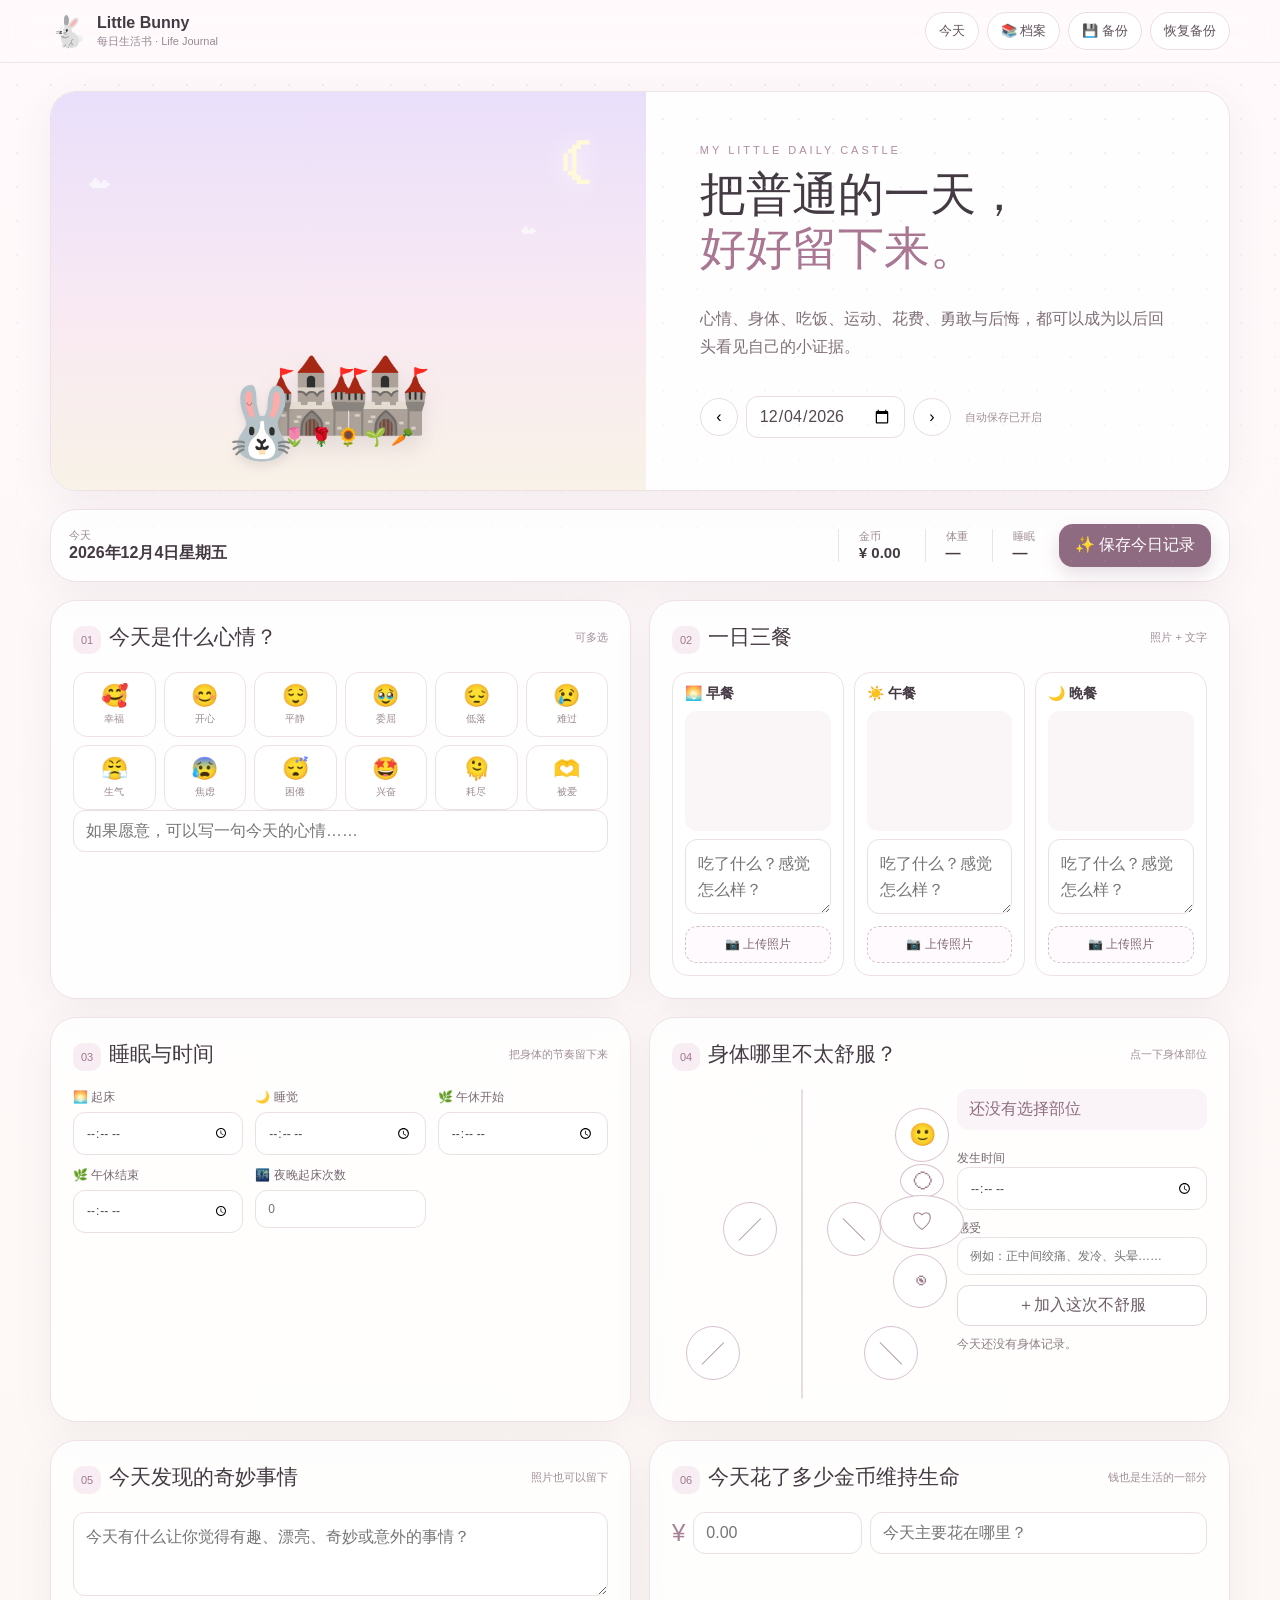
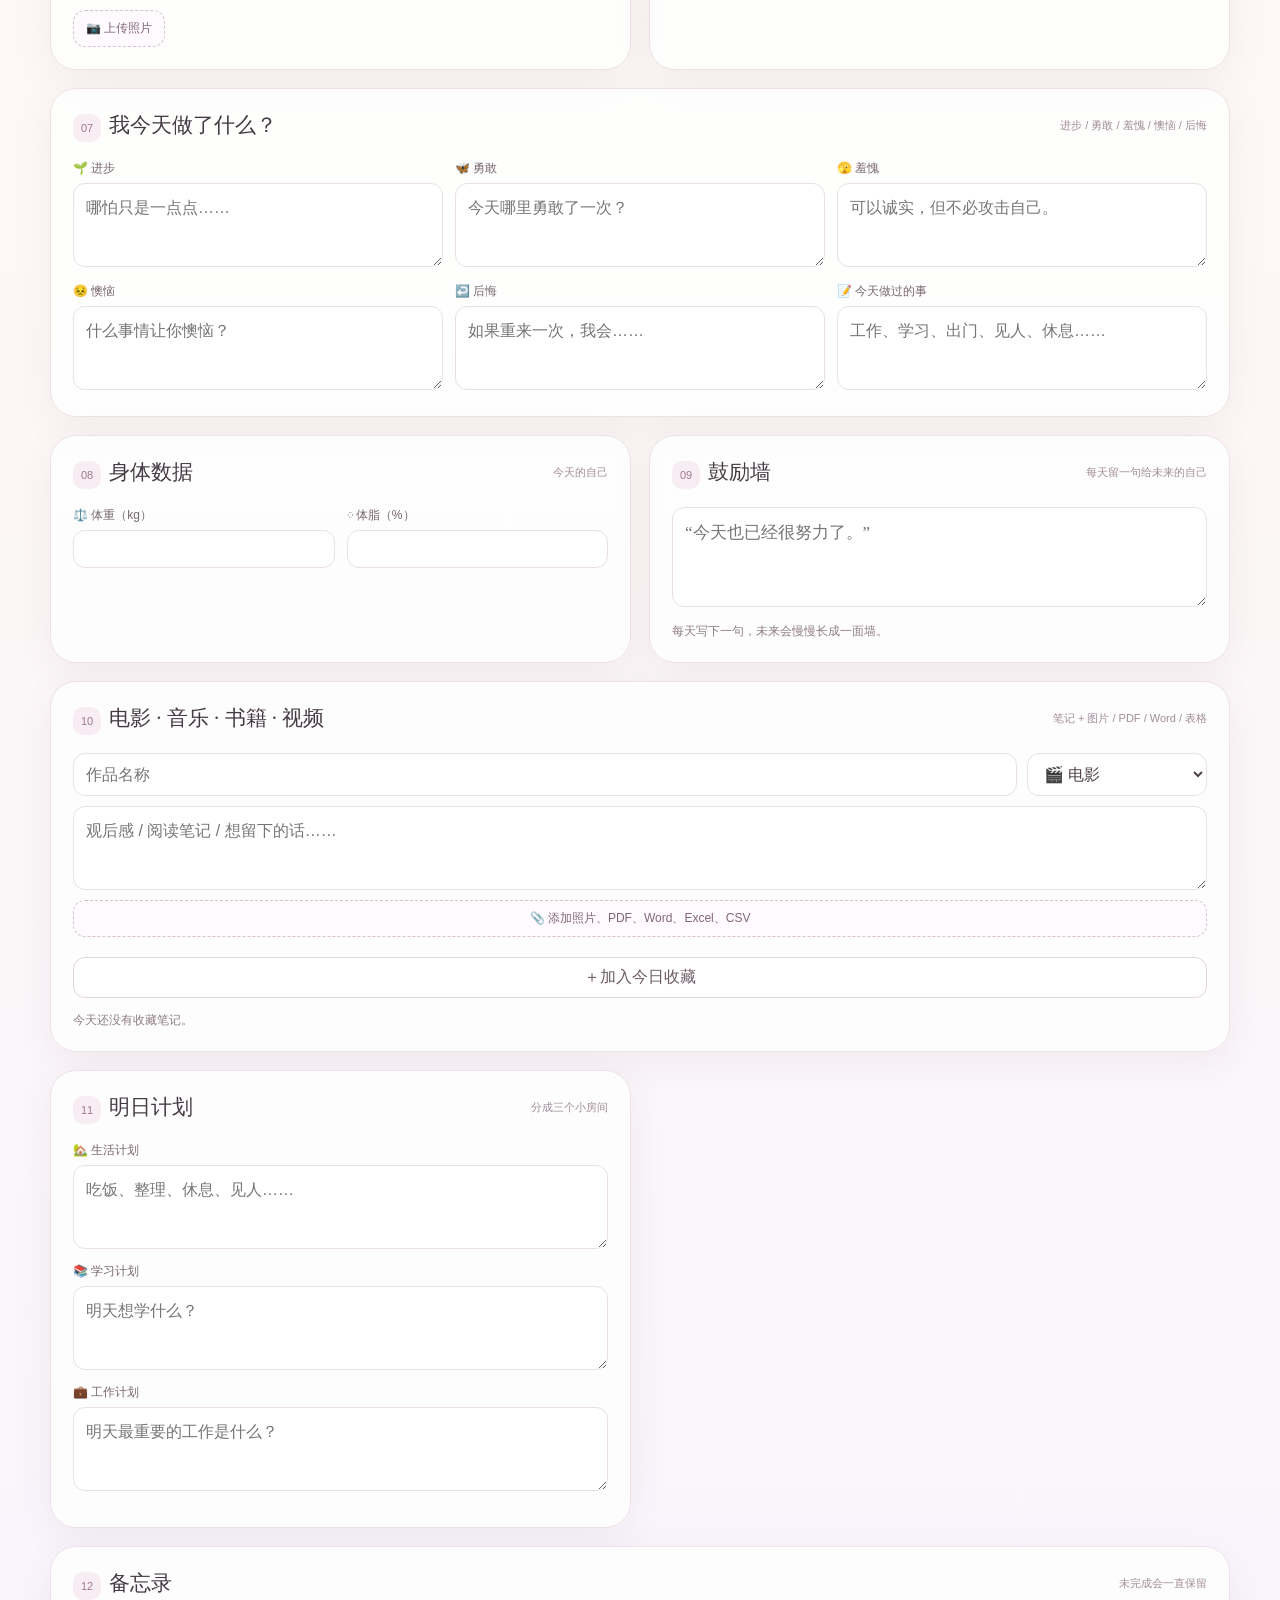
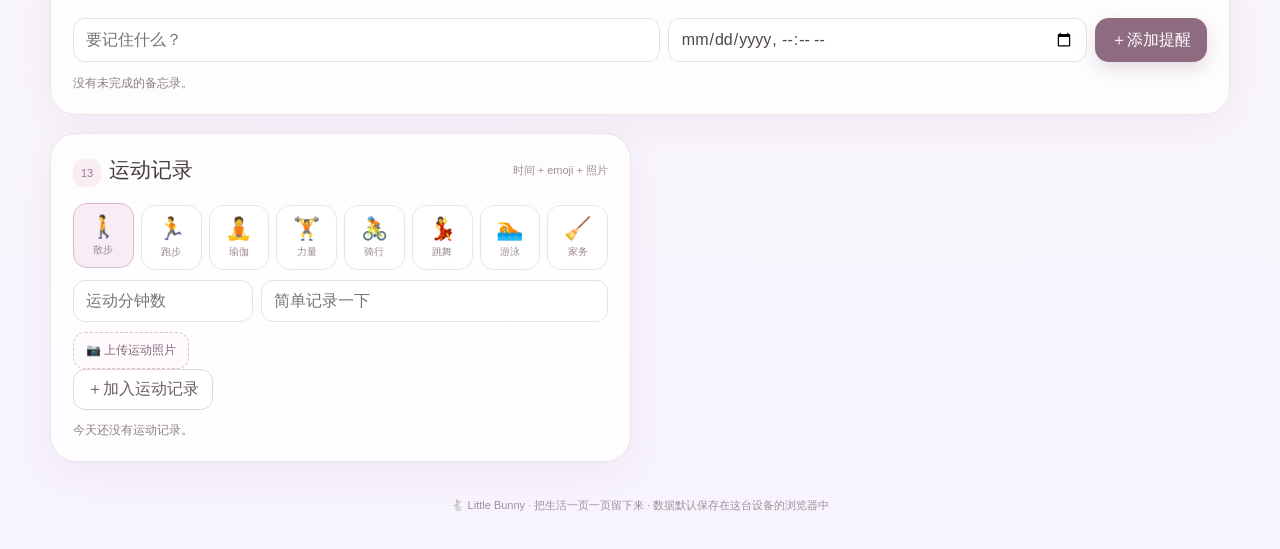
<file: index.html>
<!doctype html>
<html lang="zh-CN">
<head>
  <meta charset="utf-8">
  <meta name="viewport" content="width=device-width,initial-scale=1,viewport-fit=cover">
  <meta name="theme-color" content="#fff9fb">
  <meta name="description" content="Little Bunny · 每日生活记录与成长档案">
  <title>Little Bunny · 每日生活书</title>
  <link rel="stylesheet" href="style.css">
</head>
<body>
  <div class="stars" aria-hidden="true"></div>
  <header class="topbar">
    <div class="brand"><span class="brand-bunny">🐇</span><div><strong>Little Bunny</strong><small>每日生活书 · Life Journal</small></div></div>
    <div class="top-actions">
      <button id="todayBtn" class="soft-btn">今天</button>
      <button id="archiveBtn" class="soft-btn">📚 档案</button>
      <button id="backupBtn" class="soft-btn">💾 备份</button>
      <label class="soft-btn file-btn">恢复备份<input id="restoreInput" type="file" accept=".json" hidden></label>
    </div>
  </header>

  <main>
    <section class="hero card">
      <div class="castle-scene">
        <div class="moon">☾</div>
        <div class="cloud c1">☁</div><div class="cloud c2">☁</div>
        <div class="castle">
          <div class="tower t1">🏰</div><div class="tower t2">🏰</div>
          <div class="garden">🌷 🌹 🌻 🌱 🥕</div>
        </div>
        <div class="bunny"><span>◡</span><i>🐰</i></div>
      </div>
      <div class="hero-copy">
        <div class="eyebrow">MY LITTLE DAILY CASTLE</div>
        <h1>把普通的一天，<br><em>好好留下来。</em></h1>
        <p>心情、身体、吃饭、运动、花费、勇敢与后悔，都可以成为以后回头看见自己的小证据。</p>
        <div class="date-nav">
          <button id="prevDay">‹</button><input id="datePicker" type="date"><button id="nextDay">›</button>
          <span id="saveState" class="save-state">自动保存已开启</span>
        </div>
      </div>
    </section>

    <section class="quick card">
      <div><span class="q-label">今天</span><strong id="dateText"></strong></div>
      <div class="quick-stat"><span>金币</span><b id="coinSummary">¥ 0</b></div>
      <div class="quick-stat"><span>体重</span><b id="weightSummary">—</b></div>
      <div class="quick-stat"><span>睡眠</span><b id="sleepSummary">—</b></div>
      <button id="saveBtn" class="primary">✨ 保存今日记录</button>
    </section>

    <div id="journal" class="grid">

      <section class="card section">
        <div class="section-head"><div><span class="num">01</span><h2>今天是什么心情？</h2></div><span>可多选</span></div>
        <div id="moodGrid" class="emoji-grid">
          <button data-mood="🥰">🥰<small>幸福</small></button><button data-mood="😊">😊<small>开心</small></button>
          <button data-mood="😌">😌<small>平静</small></button><button data-mood="🥹">🥹<small>委屈</small></button>
          <button data-mood="😔">😔<small>低落</small></button><button data-mood="😢">😢<small>难过</small></button>
          <button data-mood="😤">😤<small>生气</small></button><button data-mood="😰">😰<small>焦虑</small></button>
          <button data-mood="😴">😴<small>困倦</small></button><button data-mood="🤩">🤩<small>兴奋</small></button>
          <button data-mood="🫠">🫠<small>耗尽</small></button><button data-mood="🫶">🫶<small>被爱</small></button>
        </div>
        <input id="moodNote" class="input" placeholder="如果愿意，可以写一句今天的心情……">
      </section>

      <section class="card section">
        <div class="section-head"><div><span class="num">02</span><h2>一日三餐</h2></div><span>照片 + 文字</span></div>
        <div id="mealCards" class="meal-grid"></div>
      </section>

      <section class="card section">
        <div class="section-head"><div><span class="num">03</span><h2>睡眠与时间</h2></div><span>把身体的节奏留下来</span></div>
        <div class="time-grid">
          <label>🌅 起床<input id="wakeTime" type="time"></label>
          <label>🌙 睡觉<input id="sleepTime" type="time"></label>
          <label>🌿 午休开始<input id="napStart" type="time"></label>
          <label>🌿 午休结束<input id="napEnd" type="time"></label>
          <label>🌃 夜晚起床次数<input id="nightWake" type="number" min="0" step="1" placeholder="0"></label>
        </div>
      </section>

      <section class="card section">
        <div class="section-head"><div><span class="num">04</span><h2>身体哪里不太舒服？</h2></div><span>点一下身体部位</span></div>
        <div class="body-log">
          <div class="body-map" id="bodyMap">
            <button data-part="头/脸" class="head">🙂</button><button data-part="喉咙" class="throat">◯</button>
            <button data-part="胸口" class="chest">♡</button><button data-part="左臂" class="arm la">╲</button>
            <button data-part="右臂" class="arm ra">╱</button><button data-part="腹部" class="belly">◉</button>
            <button data-part="左腿" class="leg ll">╲</button><button data-part="右腿" class="leg rl">╱</button>
          </div>
          <div class="body-form">
            <div class="selected-part" id="selectedPart">还没有选择部位</div>
            <label>发生时间<input id="bodyTime" type="time"></label>
            <label>感受<input id="bodyText" class="input" placeholder="例如：正中间绞痛、发冷、头晕……"></label>
            <button id="addBodyLog" class="secondary">＋加入这次不舒服</button>
            <div id="bodyLogs" class="log-list"></div>
          </div>
        </div>
      </section>

      <section class="card section">
        <div class="section-head"><div><span class="num">05</span><h2>今天发现的奇妙事情</h2></div><span>照片也可以留下</span></div>
        <textarea id="wonderText" class="textarea" placeholder="今天有什么让你觉得有趣、漂亮、奇妙或意外的事情？"></textarea>
        <div class="upload-row"><label class="upload"><span>📷 上传照片</span><input id="wonderFiles" type="file" accept="image/*" multiple hidden></label><div id="wonderPreview" class="thumbs"></div></div>
      </section>

      <section class="card section">
        <div class="section-head"><div><span class="num">06</span><h2>今天花了多少金币维持生命</h2></div><span>钱也是生活的一部分</span></div>
        <div class="money-row"><span>¥</span><input id="money" type="number" min="0" step="0.01" placeholder="0.00"><input id="moneyNote" class="input" placeholder="今天主要花在哪里？"></div>
      </section>

      <section class="card section wide">
        <div class="section-head"><div><span class="num">07</span><h2>我今天做了什么？</h2></div><span>进步 / 勇敢 / 羞愧 / 懊恼 / 后悔</span></div>
        <div class="reflection-grid">
          <label><span>🌱 进步</span><textarea id="progress" class="textarea" placeholder="哪怕只是一点点……"></textarea></label>
          <label><span>🦋 勇敢</span><textarea id="brave" class="textarea" placeholder="今天哪里勇敢了一次？"></textarea></label>
          <label><span>🫣 羞愧</span><textarea id="ashamed" class="textarea" placeholder="可以诚实，但不必攻击自己。"></textarea></label>
          <label><span>😣 懊恼</span><textarea id="annoyed" class="textarea" placeholder="什么事情让你懊恼？"></textarea></label>
          <label><span>↩️ 后悔</span><textarea id="regret" class="textarea" placeholder="如果重来一次，我会……"></textarea></label>
          <label><span>📝 今天做过的事</span><textarea id="doneThings" class="textarea" placeholder="工作、学习、出门、见人、休息……"></textarea></label>
        </div>
      </section>

      <section class="card section">
        <div class="section-head"><div><span class="num">08</span><h2>身体数据</h2></div><span>今天的自己</span></div>
        <div class="metrics"><label>⚖️ 体重（kg）<input id="weight" type="number" step="0.1" min="0"></label><label>◌ 体脂（%）<input id="bodyFat" type="number" step="0.1" min="0"></label></div>
      </section>

      <section class="card section">
        <div class="section-head"><div><span class="num">09</span><h2>鼓励墙</h2></div><span>每天留一句给未来的自己</span></div>
        <textarea id="encouragement" class="textarea quote" placeholder="“今天也已经很努力了。”"></textarea>
        <div id="quoteHistory" class="quote-history"></div>
      </section>

      <section class="card section wide">
        <div class="section-head"><div><span class="num">10</span><h2>电影 · 音乐 · 书籍 · 视频</h2></div><span>笔记 + 图片 / PDF / Word / 表格</span></div>
        <div class="media-form">
          <input id="mediaTitle" class="input" placeholder="作品名称">
          <select id="mediaType" class="input"><option>🎬 电影</option><option>🎵 音乐</option><option>📖 书籍</option><option>🎥 视频</option></select>
          <textarea id="mediaNote" class="textarea" placeholder="观后感 / 阅读笔记 / 想留下的话……"></textarea>
          <label class="upload"><span>📎 添加照片、PDF、Word、Excel、CSV</span><input id="mediaFiles" type="file" accept="image/*,.pdf,.doc,.docx,.xls,.xlsx,.csv" multiple hidden></label>
          <div id="mediaSelected" class="file-list"></div>
          <button id="addMedia" class="secondary">＋加入今日收藏</button>
        </div>
        <div id="mediaList" class="media-list"></div>
      </section>

      <section class="card section">
        <div class="section-head"><div><span class="num">11</span><h2>明日计划</h2></div><span>分成三个小房间</span></div>
        <label class="plan"><span>🏡 生活计划</span><textarea id="planLife" class="textarea" placeholder="吃饭、整理、休息、见人……"></textarea></label>
        <label class="plan"><span>📚 学习计划</span><textarea id="planStudy" class="textarea" placeholder="明天想学什么？"></textarea></label>
        <label class="plan"><span>💼 工作计划</span><textarea id="planWork" class="textarea" placeholder="明天最重要的工作是什么？"></textarea></label>
      </section>

      <section class="card section wide">
        <div class="section-head"><div><span class="num">12</span><h2>备忘录</h2></div><span>未完成会一直保留</span></div>
        <div class="memo-form">
          <input id="memoText" class="input" placeholder="要记住什么？">
          <input id="memoTime" type="datetime-local" class="input">
          <button id="addMemo" class="primary">＋添加提醒</button>
        </div>
        <div id="memoList" class="memo-list"></div>
      </section>

      <section class="card section">
        <div class="section-head"><div><span class="num">13</span><h2>运动记录</h2></div><span>时间 + emoji + 照片</span></div>
        <div class="exercise-form">
          <div class="exercise-types" id="exerciseTypes">
            <button data-ex="🚶">🚶<small>散步</small></button><button data-ex="🏃">🏃<small>跑步</small></button>
            <button data-ex="🧘">🧘<small>瑜伽</small></button><button data-ex="🏋️">🏋️<small>力量</small></button>
            <button data-ex="🚴">🚴<small>骑行</small></button><button data-ex="💃">💃<small>跳舞</small></button>
            <button data-ex="🏊">🏊<small>游泳</small></button><button data-ex="🧹">🧹<small>家务</small></button>
          </div>
          <div class="two-col"><input id="exerciseMinutes" type="number" min="1" placeholder="运动分钟数"><input id="exerciseText" class="input" placeholder="简单记录一下"></div>
          <label class="upload"><span>📷 上传运动照片</span><input id="exerciseFiles" type="file" accept="image/*" multiple hidden></label>
          <div id="exercisePreview" class="thumbs"></div>
          <button id="addExercise" class="secondary">＋加入运动记录</button>
        </div>
        <div id="exerciseList" class="exercise-list"></div>
      </section>
    </div>

    <section id="archivePanel" class="card archive-panel hidden">
      <div class="section-head"><div><span class="num">∞</span><h2>生活档案</h2></div><button id="closeArchive" class="soft-btn">关闭</button></div>
      <p class="muted">每一天都独立保存。点击日期可以回看；备份功能可把资料带到另一台设备。</p>
      <div id="archiveList" class="archive-list"></div>
    </section>

    <div id="reminderToast" class="reminder hidden">
      <div>🔔</div><div><strong id="reminderTitle">提醒</strong><p id="reminderBody"></p></div><button id="dismissReminder">知道了</button>
    </div>
  </main>

  <footer>🐇 Little Bunny · 把生活一页一页留下来 · 数据默认保存在这台设备的浏览器中</footer>
  <script src="script.js"></script>
</body>
</html>
</file>
<file: style.css>
*{box-sizing:border-box}html{scroll-behavior:smooth}body{margin:0;font-family:-apple-system,BlinkMacSystemFont,"SF Pro Display","PingFang SC","Microsoft YaHei",sans-serif;color:#443a43;background:linear-gradient(180deg,#fff9fb 0%,#fdf8f5 48%,#f8f4ff 100%);min-height:100vh}.stars{position:fixed;inset:0;pointer-events:none;opacity:.45;background-image:radial-gradient(#e9cddd 1px,transparent 1px);background-size:34px 34px;mask-image:linear-gradient(to bottom,black,transparent 75%)}button,input,textarea,select{font:inherit}button{cursor:pointer}.topbar{position:sticky;top:0;z-index:20;display:flex;justify-content:space-between;align-items:center;padding:12px max(18px,calc((100vw - 1180px)/2));background:rgba(255,250,252,.86);backdrop-filter:blur(16px);border-bottom:1px solid #f0e4ea}.brand{display:flex;gap:10px;align-items:center}.brand-bunny{font-size:30px}.brand strong{display:block;font-size:16px}.brand small{display:block;color:#9a8793;font-size:11px;margin-top:2px}.top-actions{display:flex;gap:8px;flex-wrap:wrap;justify-content:flex-end}.soft-btn,.file-btn{border:1px solid #eadde4;background:#fff;border-radius:999px;padding:9px 13px;color:#62535d;font-size:13px}.file-btn{display:inline-flex;align-items:center}.card{background:rgba(255,255,255,.82);border:1px solid #eee1e8;box-shadow:0 10px 40px rgba(103,71,94,.07);border-radius:26px}.hero{max-width:1180px;margin:28px auto 18px;display:grid;grid-template-columns:1.02fr 1fr;overflow:hidden;min-height:390px}.castle-scene{position:relative;overflow:hidden;background:linear-gradient(180deg,#eadffb 0%,#f9eaf2 58%,#f8f2e7 100%);min-height:390px}.moon{position:absolute;right:52px;top:28px;font-size:70px;color:#fff8d9;text-shadow:0 4px 25px #fff}.cloud{position:absolute;color:#fff;opacity:.65;font-size:42px}.c1{top:74px;left:38px}.c2{top:126px;right:110px;font-size:30px}.castle{position:absolute;left:50%;bottom:42px;transform:translateX(-50%);font-size:74px;filter:drop-shadow(0 10px 10px rgba(90,70,90,.12))}.tower{display:inline-block}.t2{margin-left:-18px}.garden{font-size:18px;white-space:nowrap;text-align:center;margin-top:-12px}.bunny{position:absolute;bottom:26px;left:28%;font-size:70px;animation:float 4s ease-in-out infinite}.bunny i{font-style:normal;filter:drop-shadow(0 6px 4px rgba(80,60,80,.1))}.bunny span{position:absolute;z-index:2;left:28px;top:14px;color:#8b6a77;font-size:12px}.hero-copy{padding:52px 54px;display:flex;flex-direction:column;justify-content:center}.eyebrow{font-size:11px;letter-spacing:3px;color:#b08ca2}.hero h1{font-family:Georgia,"Songti SC",serif;font-weight:500;font-size:46px;line-height:1.18;margin:12px 0}.hero h1 em{color:#aa7793;font-style:normal}.hero p{color:#7e6e77;line-height:1.8;max-width:480px}.date-nav{display:flex;align-items:center;gap:8px;margin-top:18px}.date-nav button{width:38px;height:38px;border-radius:50%;border:1px solid #e9dce4;background:#fff}.date-nav input{border:1px solid #e9dce4;border-radius:12px;padding:10px 12px;background:#fff;color:#554851}.save-state{font-size:11px;color:#a08e98;margin-left:6px}.quick{max-width:1180px;margin:0 auto 18px;padding:14px 18px;display:flex;align-items:center;gap:24px}.quick>div:first-child{margin-right:auto}.q-label{display:block;color:#9d8b94;font-size:11px}.quick-stat{padding-left:20px;border-left:1px solid #eee2e8}.quick-stat span{display:block;color:#9d8b94;font-size:11px}.quick-stat b{font-size:15px}.primary{border:0;border-radius:14px;padding:11px 16px;background:#8f6b82;color:white;box-shadow:0 7px 18px rgba(143,107,130,.22)}.secondary{border:1px solid #e3d5dd;background:#fff;border-radius:12px;padding:9px 13px;color:#6d5b66}.grid{max-width:1180px;margin:auto;display:grid;grid-template-columns:1fr 1fr;gap:18px}.section{padding:22px}.wide{grid-column:1/-1}.section-head{display:flex;align-items:flex-start;justify-content:space-between;gap:12px;margin-bottom:18px}.section-head h2{display:inline;margin:0;font-family:Georgia,"Songti SC",serif;font-size:21px;font-weight:500}.section-head>span{color:#a08d98;font-size:11px;margin-top:7px}.num{display:inline-flex;width:28px;height:28px;border-radius:10px;align-items:center;justify-content:center;background:#f7edf3;color:#a27890;font-size:11px;margin-right:8px}.emoji-grid{display:grid;grid-template-columns:repeat(6,1fr);gap:8px}.emoji-grid button,.exercise-types button{border:1px solid #eee2e8;background:#fff;border-radius:14px;padding:10px 4px;font-size:22px;transition:.2s}.emoji-grid button small,.exercise-types small{display:block;font-size:10px;color:#9b8993;margin-top:3px}.emoji-grid button.active,.exercise-types button.active{background:#f8edf4;border-color:#d8b9ca;transform:translateY(-2px)}.input,.textarea,select,input[type=time],input[type=number],input[type=datetime-local]{width:100%;border:1px solid #eadfe5;background:#fff;border-radius:12px;padding:11px 12px;color:#4f444b;outline:none}.input:focus,.textarea:focus,input:focus,select:focus{border-color:#c7a5b8;box-shadow:0 0 0 3px rgba(199,165,184,.12)}.moodNote{margin-top:10px}.textarea{min-height:84px;resize:vertical;line-height:1.6}.meal-grid{display:grid;grid-template-columns:repeat(3,1fr);gap:10px}.meal-card{border:1px solid #eee2e8;border-radius:16px;padding:12px;background:#fff}.meal-card h3{margin:0 0 8px;font-size:14px}.upload{display:inline-flex;align-items:center;justify-content:center;gap:6px;border:1px dashed #d7c2ce;background:#fffafd;border-radius:12px;padding:9px 12px;color:#806775;font-size:12px}.meal-photo{height:120px;border-radius:12px;background:#faf5f7;display:flex;align-items:center;justify-content:center;overflow:hidden;margin-bottom:8px;color:#b09aa5}.meal-photo img{width:100%;height:100%;object-fit:cover}.meal-card textarea{min-height:65px}.time-grid,.metrics{display:grid;grid-template-columns:repeat(3,1fr);gap:12px}.time-grid label,.metrics label,.body-form label{font-size:12px;color:#776871}.time-grid input,.metrics input{margin-top:6px}.body-log{display:grid;grid-template-columns:260px 1fr;gap:25px}.body-map{position:relative;height:310px;max-width:240px;margin:auto;background:linear-gradient(180deg,#fbf2f6,#f8f3f8);border-radius:120px;border:1px solid #eadce5}.body-map button{position:absolute;border:1px solid #d8c0ce;background:#fff;border-radius:50%;width:54px;height:54px;color:#997a8b;font-size:22px}.body-map .head{left:93px;top:18px}.body-map .throat{left:98px;top:74px;width:44px;height:34px}.body-map .chest{left:78px;top:105px;width:84px;height:54px}.body-map .la{left:25px;top:112px}.body-map .ra{right:25px;top:112px}.body-map .belly{left:91px;top:164px}.body-map .ll{left:62px;bottom:18px}.body-map .rl{right:62px;bottom:18px}.body-map button.active{background:#f0dce7;border-color:#b98da7}.selected-part{padding:10px 12px;background:#faf3f7;border-radius:12px;color:#8e6d7f;margin-bottom:10px}.body-form{display:flex;flex-direction:column;gap:10px}.log-list{display:flex;flex-direction:column;gap:7px}.log-item{padding:9px 11px;border-radius:12px;background:#faf7f8;font-size:12px;display:flex;justify-content:space-between;gap:10px}.upload-row{display:flex;gap:10px;align-items:center;margin-top:10px}.thumbs{display:flex;gap:7px;flex-wrap:wrap}.thumbs img{width:64px;height:64px;object-fit:cover;border-radius:10px;border:1px solid #eadde4}.money-row{display:grid;grid-template-columns:auto 1fr 2fr;gap:8px;align-items:center}.money-row>span{font-size:24px;color:#a67f93}.reflection-grid{display:grid;grid-template-columns:repeat(3,1fr);gap:12px}.reflection-grid label>span,.plan>span{display:block;font-size:12px;color:#78666f;margin:0 0 6px}.metrics{grid-template-columns:1fr 1fr}.quote{font-family:Georgia,serif;font-size:17px;min-height:100px}.quote-history{margin-top:12px;display:flex;flex-direction:column;gap:8px;max-height:240px;overflow:auto}.quote-card{padding:10px 12px;background:#fbf4f7;border-radius:12px}.quote-card b{font-size:11px;color:#a07d91;display:block;margin-bottom:4px}.media-form{display:grid;grid-template-columns:1fr 180px;gap:10px}.media-form .textarea,.media-form .upload,.media-form .file-list,.media-form button{grid-column:1/-1}.file-list{display:flex;flex-wrap:wrap;gap:7px}.file-chip{background:#f7f0f4;border-radius:999px;padding:7px 10px;font-size:11px;color:#765f6b}.media-list{display:grid;grid-template-columns:repeat(2,1fr);gap:10px;margin-top:14px}.media-card{border:1px solid #eee2e8;border-radius:15px;padding:12px;background:#fff}.media-card h3{margin:0 0 4px;font-size:14px}.media-card p{white-space:pre-wrap;color:#75656d;font-size:12px;line-height:1.6}.media-card .files{font-size:11px;color:#9b8993}.plan{display:block;margin-bottom:10px}.memo-form{display:grid;grid-template-columns:1.4fr 1fr auto;gap:8px}.memo-list{display:flex;flex-direction:column;gap:8px;margin-top:13px}.memo{display:flex;align-items:center;gap:10px;border:1px solid #eee2e8;padding:10px;border-radius:13px;background:#fff}.memo.done{opacity:.55}.memo .memo-body{flex:1}.memo small{color:#9b8993}.memo button{border:0;background:transparent}.exercise-types{display:grid;grid-template-columns:repeat(8,1fr);gap:7px}.two-col{display:grid;grid-template-columns:180px 1fr;gap:8px;margin:10px 0}.exercise-list{margin-top:12px;display:flex;flex-direction:column;gap:8px}.exercise-card{display:flex;align-items:center;gap:12px;background:#faf5f8;border-radius:13px;padding:10px}.exercise-card .ex-emoji{font-size:26px}.archive-panel{max-width:1180px;margin:18px auto;padding:22px}.archive-list{display:grid;grid-template-columns:repeat(3,1fr);gap:10px}.archive-item{padding:14px;border:1px solid #eee2e8;border-radius:14px;background:#fff}.archive-item button{width:100%;text-align:left;border:0;background:none}.archive-item b{display:block}.archive-item small{color:#9b8993}.hidden{display:none!important}.muted{color:#8d7d85;font-size:12px}.reminder{position:fixed;right:18px;bottom:18px;z-index:50;width:min(360px,calc(100vw - 36px));display:flex;align-items:flex-start;gap:10px;padding:14px;border-radius:18px;background:#fff;border:1px solid #e3d4dc;box-shadow:0 20px 60px rgba(70,45,62,.2)}.reminder>div:first-child{font-size:24px}.reminder p{margin:4px 0 0;color:#76666f;font-size:12px}.reminder button{margin-left:auto;border:0;background:#f3e7ee;border-radius:10px;padding:7px}.reminder strong{font-size:14px}footer{text-align:center;padding:36px 20px;color:#a08e97;font-size:11px}@keyframes float{0%,100%{transform:translateY(0)}50%{transform:translateY(-9px)}}@media(max-width:900px){.hero{grid-template-columns:1fr}.castle-scene{min-height:300px}.hero-copy{padding:32px}.grid{grid-template-columns:1fr;margin:0 12px}.wide{grid-column:auto}.quick{margin:0 12px 14px;overflow:auto}.quick>div:first-child{min-width:100px}.body-log{grid-template-columns:1fr}.body-map{width:230px}.reflection-grid{grid-template-columns:1fr 1fr}.topbar{align-items:flex-start}.top-actions{max-width:55%}.meal-grid{grid-template-columns:1fr}.archive-list,.media-list{grid-template-columns:1fr}}@media(max-width:560px){.topbar{padding:10px 12px}.brand small{display:none}.top-actions .soft-btn{padding:7px 9px;font-size:11px}.hero{margin:12px 12px 14px}.hero h1{font-size:34px}.hero-copy{padding:26px}.emoji-grid{grid-template-columns:repeat(4,1fr)}.time-grid,.metrics{grid-template-columns:1fr 1fr}.reflection-grid{grid-template-columns:1fr}.media-form{grid-template-columns:1fr}.memo-form{grid-template-columns:1fr}.exercise-types{grid-template-columns:repeat(4,1fr)}.two-col{grid-template-columns:1fr}.money-row{grid-template-columns:auto 1fr}.money-row .input{grid-column:1/-1}.quick{gap:13px}.quick .primary{display:none}.castle-scene{min-height:250px}}\n
</file>
